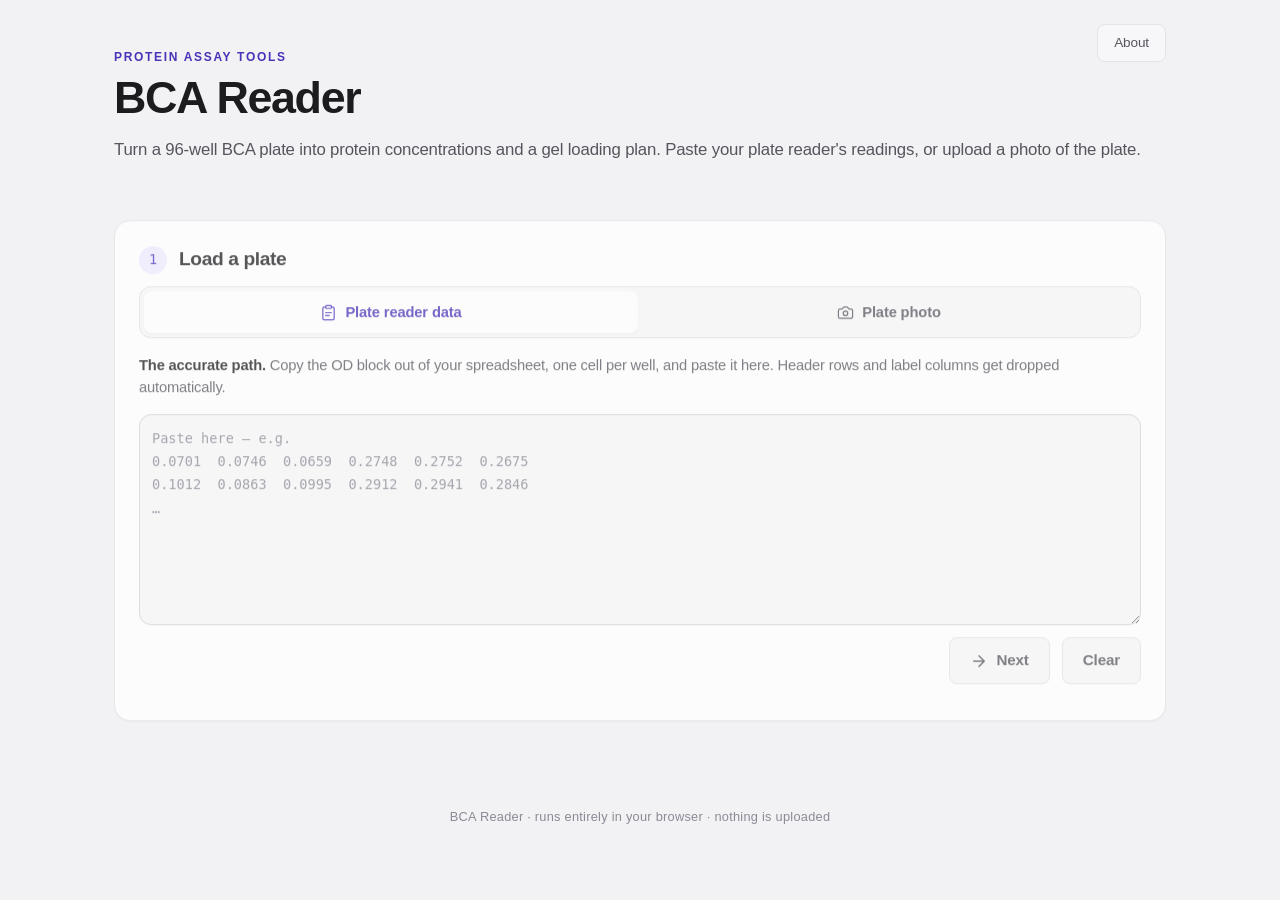
<file: index.html>
<!DOCTYPE html>
<html lang="en">
<head>
  <meta charset="UTF-8" />
  <title>BCA Reader</title>
  <meta http-equiv="refresh" content="0; url=./bca-reader/" />
  <link rel="canonical" href="./bca-reader/" />
</head>
<body>
  <p>Redirecting to the <a href="./bca-reader/">BCA Reader</a>…</p>
</body>
</html>
</file>
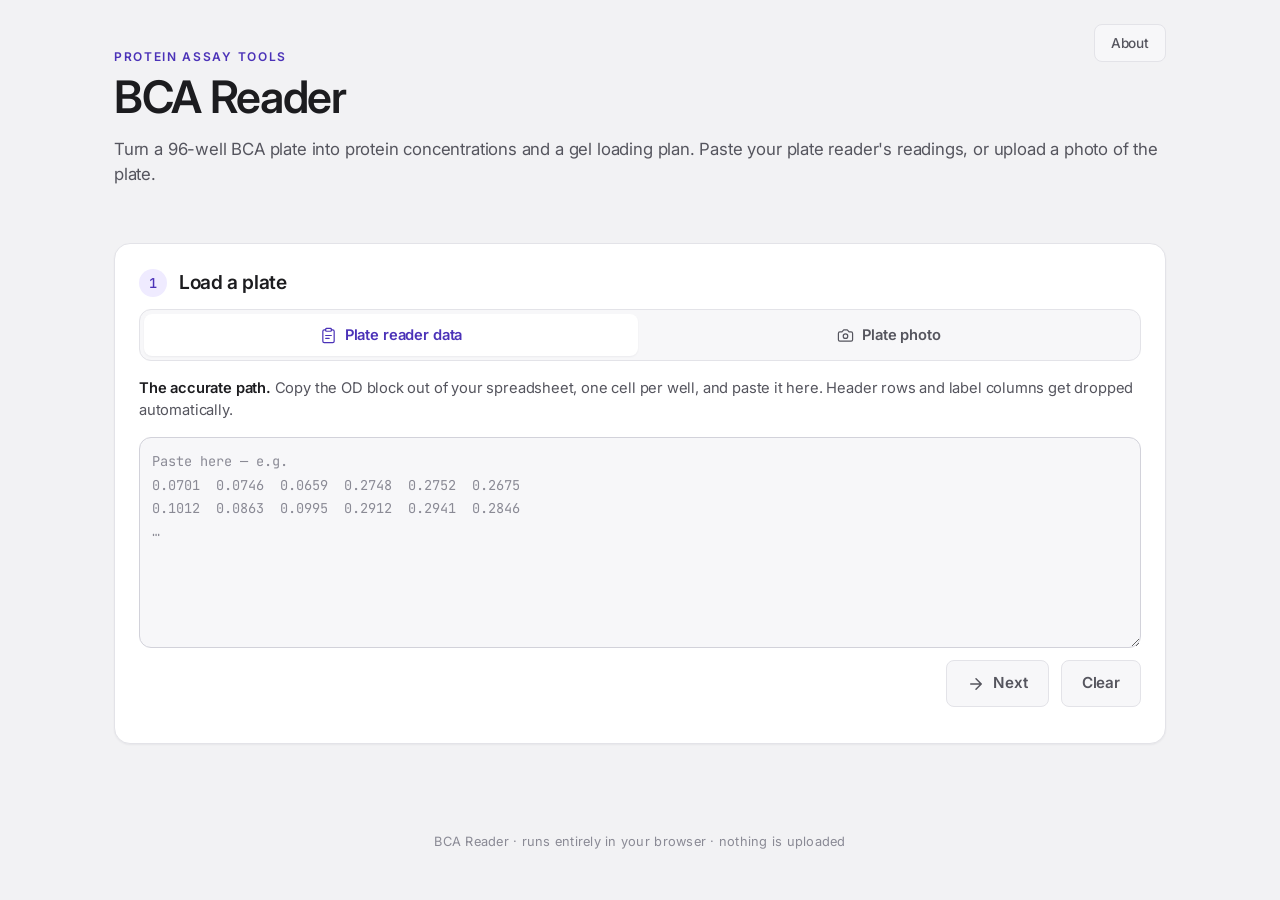
<file: bca-reader/index.html>
<!DOCTYPE html>
<html lang="en">
<head>
  <meta charset="UTF-8" />
  <meta name="viewport" content="width=device-width, initial-scale=1.0" />
  <!-- Color-measurement instrument: light theme is the documented exception to
       dark-mode default (ADR 0002). Chrome must stay neutral around the photo. -->
  <meta name="color-scheme" content="light" />
  <title>BCA Reader — protein assay → gel loading plan</title>

  <!-- Without these the link pastes into Slack/email as a bare URL with no
       preview, which reads as somebody's abandoned side project. The og: tags
       are what make it unfurl with a title and a line of description.
       Keep og:url absolute — a relative one silently does not unfurl. -->
  <meta name="description" content="Paste your plate reader's readings, get protein concentrations and a gel loading plan. Free, runs entirely in your browser, nothing is uploaded." />
  <meta property="og:type" content="website" />
  <meta property="og:title" content="BCA Reader" />
  <meta property="og:description" content="Turn a 96-well BCA plate into protein concentrations and a gel loading plan. Free, runs in your browser, nothing is uploaded." />
  <meta property="og:url" content="https://leo-li0922.github.io/bca-reader/bca-reader/" />
  <meta name="twitter:card" content="summary" />

  <!-- Two typefaces only. Inter for everything; JetBrains Mono is reserved for
       numerals that get read as data (concentrations, R², CV%, µg/mL).
       Space Grotesk is gone (ADR 0002). -->
  <link rel="preconnect" href="https://fonts.googleapis.com" />
  <link rel="preconnect" href="https://fonts.gstatic.com" crossorigin />
  <link
    href="https://fonts.googleapis.com/css2?family=Inter:wght@400;500;600&family=JetBrains+Mono:wght@400;500&display=swap"
    rel="stylesheet"
  />

  <link rel="stylesheet" href="styles.css" />
</head>
<body>
  <!-- Keyboard users can jump straight to the workflow -->
  <a class="skip-link" href="#workflow">Skip to the reader</a>

  <!-- ===== Header ===== -->
  <header class="app-header">
    <!-- This read "Mobile Blot" until 2026-07-16 — the project's old name, from
         when the premise was photographing a plate with a phone. It promised a
         phone app to every visitor of what is a desktop web app whose default
         input is a block of numbers pasted out of a spreadsheet. The project has
         since been renamed to match this page rather than the other way round. -->
    <p class="app-eyebrow">Protein assay tools</p>
    <h1 class="app-title">BCA Reader</h1>
    <p class="app-tagline">
      Turn a 96-well BCA plate into protein concentrations and a gel loading plan.
      Paste your plate reader's readings, or upload a photo of the plate.
    </p>
    <!-- One button, not a nav bar. There are two pages; a nav would be furniture.
         It is a button rather than a line of prose because it is navigation, and
         navigation should look clickable and stay out of the reading path. -->
    <a class="btn btn-secondary header-about" href="./about.html">About</a>
  </header>

  <main id="workflow">

    <!-- ===== Step 1: Load a plate =====
         TWO SOURCES, ONE WIZARD. A photo needs its pixels sampled; a plate reader
         has already done the measuring and its OD *is* the signal. Both end at a
         well carrying a `signal`, so Steps 3–8 are shared and know nothing about
         which path ran. The ONLY thing the photo path adds is Step 2's corner
         marking — a pasted grid has no parallax, so row 3 / column 4 simply IS
         well C4 and the corners step collapses to a confirmation.
         See core/import.js and CONTEXT.md → "the OD path". -->
    <section class="card" id="loadCard">
      <div class="step-head">
        <h2><span class="step-num">1</span> Load a plate</h2>
        <!-- Shown only once a plate is loaded; the step collapses to this line. -->
        <div class="step-summary" id="loadSummary" hidden>
          <span class="step-file" id="loadedName"></span>
          <button class="step-x" id="clearPhotoBtn" type="button" aria-label="Remove this plate and load a different one">×</button>
        </div>
      </div>
      <div class="step-body">

        <!-- PLATE READER DATA IS THE DEFAULT (2026-07-16), and the order here is
             the recommendation: the first tab is the one to use. That is not a
             preference, it is what the data says. The OD path carries the
             INSTRUMENT's accuracy; the photo path reads ~5% high against the
             corrected truth with one sample off 14% on a lighting gradient, and
             will stay that way until the hardware light box exists.
             CONTEXT.md → "RESOLVED 2026-07-16". Revisit this order when the light
             box lands and the photo path has been re-measured. -->
        <div class="source-tabs" role="tablist" aria-label="Where the readings come from">
          <button class="source-tab is-active" id="tabPaste" type="button" role="tab" aria-selected="true" aria-controls="panelPaste">
            <svg class="ic" viewBox="0 0 24 24" aria-hidden="true"><rect x="8" y="2" width="8" height="4" rx="1"/><path d="M16 4h2a2 2 0 0 1 2 2v14a2 2 0 0 1-2 2H6a2 2 0 0 1-2-2V6a2 2 0 0 1 2-2h2"/><path d="M8 12h8M8 16h5"/></svg>
            Plate reader data
          </button>
          <button class="source-tab" id="tabPhoto" type="button" role="tab" aria-selected="false" aria-controls="panelPhoto">
            <svg class="ic" viewBox="0 0 24 24" aria-hidden="true"><path d="M14.5 4h-5L7 7H4a2 2 0 0 0-2 2v9a2 2 0 0 0 2 2h16a2 2 0 0 0 2-2V9a2 2 0 0 0-2-2h-3l-2.5-3z"/><circle cx="12" cy="13" r="3.2"/></svg>
            Plate photo
          </button>
        </div>

        <!-- The paste path. Deliberately a paste and not a file drop: a real
             instrument workbook holds the raw export, a hand-built analysis block
             and a chart on one sheet, so reading a file means GUESSING which
             rectangle is the plate — and a wrong guess is silent. Your selection
             is the answer. See core/import.js. -->
        <div id="panelPaste" role="tabpanel" aria-labelledby="tabPaste">
          <p class="hint">
            <strong>The accurate path.</strong> Copy the OD block out of your
            spreadsheet, one cell per well, and paste it here. Header rows and
            label columns get dropped automatically.
          </p>
          <textarea
            id="pasteBox"
            class="paste-box"
            rows="8"
            spellcheck="false"
            aria-label="Paste plate reader OD readings"
            placeholder="Paste here — e.g.&#10;0.0701&#9;0.0746&#9;0.0659&#9;0.2748&#9;0.2752&#9;0.2675&#10;0.1012&#9;0.0863&#9;0.0995&#9;0.2912&#9;0.2941&#9;0.2846&#10;…"
          ></textarea>
          <div class="row actions">
            <!-- Always says "Next"; only its WEIGHT changes. Ships secondary
                 because that is what an untouched page shows, and syncPasteBtn()
                 promotes it to the primary purple the moment the box has
                 content. Arrow, not a tick: this button advances the wizard, so
                 it carries the same glyph as Step 7's "Plan gel loading". -->
            <button class="btn btn-secondary" id="pasteBtn" type="button">
              <svg class="ic" viewBox="0 0 24 24" aria-hidden="true"><path d="M5 12h14M12 5l7 7-7 7"/></svg>
              Next
            </button>
            <button class="btn btn-secondary" id="pasteClearBtn" type="button">Clear</button>
          </div>
          <p class="status" id="pasteStatus" role="status" hidden></p>
        </div>

        <div id="panelPhoto" role="tabpanel" aria-labelledby="tabPhoto" hidden>
          <!-- Says the quiet part out loud BEFORE the drop area, not under it: a
               caveat below the control is a caveat you read after you have
               already dropped the file. Mirrors the paste panel, where the hint
               also leads. -->
          <p class="hint">
            <strong>Less accurate.</strong> Reads about 5% high, and uneven
            lighting can throw a single well further still. Use the plate reader
            data when you have it.
          </p>
          <label class="dropzone" id="dropzone">
            <input type="file" id="fileInput" accept="image/*" hidden />
            <svg class="dropzone-ic" viewBox="0 0 24 24" aria-hidden="true"><path d="M14.5 4h-5L7 7H4a2 2 0 0 0-2 2v9a2 2 0 0 0 2 2h16a2 2 0 0 0 2-2V9a2 2 0 0 0-2-2h-3l-2.5-3z"/><circle cx="12" cy="13" r="3.2"/></svg>
            <span class="dropzone-title">Drop a plate photo here</span>
            <span class="dropzone-sub">or click to choose. JPEG or PNG, shot flat-on under even light.</span>
          </label>
          <p class="status" id="fileStatus" role="status" hidden></p>
        </div>
      </div>
    </section>

    <!-- ===== Steps 2–5: the tagging wizard =====
         Each step is its own card with the SAME layout. There is only ONE plate
         canvas (#plateCanvas); app.js MOVES it into the active step's .stage slot,
         so the plate is integrated into every step without duplicating it. When a
         step is finished it collapses to a green-check confirmation, and app.js
         scrolls the active step to the same spot each time so the plate stays put
         on screen. Every step's markup is deliberately parallel. -->

    <!-- Step 2: Confirm the grid. The canvas starts in this slot. -->
    <section class="card step-card" id="gridCard" hidden>
      <div class="step-head" id="gridHead">
        <h2><span class="step-num">2</span> Confirm the grid (exclude outliers)</h2>
        <div class="step-summary"><span class="step-file" id="gridSummaryText"></span></div>
      </div>
      <div class="step-body">
        <p class="verdict" id="gridVerdict">
          <span class="flag flag-ok"><i></i>Grid</span>
          <span class="verdict-text"></span>
        </p>
        <div class="stage stage-plate" id="gridSlot">
          <canvas id="plateCanvas" class="stage-canvas"></canvas>
        </div>
        <div class="row actions">
          <span class="status" id="cornerStatus" hidden>0 / 4 corners</span>
          <!-- Step 2's escape hatch, and it escapes from different things on the
               two paths. PHOTO: "Re-mark corners", shown once there is a corner
               to undo. OD: there are no corners, so the only thing to undo is
               the paste itself and it becomes "Back" to Step 1. app.js's
               updateResetBtn() owns the swap; this markup is the photo case. -->
          <button class="btn btn-secondary" id="resetCornersBtn" data-nav="corners" type="button" hidden>
            <svg class="ic" id="resetBtnIcon" viewBox="0 0 24 24" aria-hidden="true"><path d="M3 12a9 9 0 1 0 3-6.7L3 8"/><path d="M3 3v5h5"/></svg>
            <span id="resetBtnLabel">Re-mark corners</span>
          </button>
          <!-- Shown only once the grid is placed (app.js). data-nav = target phase. -->
          <button class="btn" id="confirmGridBtn" data-nav="blanks" hidden>
            <svg class="ic" viewBox="0 0 24 24" aria-hidden="true"><path d="M20 6 9 17l-5-5"/></svg>
            <span id="fwdLabel">Looks right</span>
          </button>
        </div>
      </div>
    </section>

    <!-- Step 3: Mark the blanks -->
    <section class="card step-card" id="blanksCard" hidden>
      <div class="step-head">
        <h2><span class="step-num">3</span> Mark the blanks</h2>
        <div class="step-summary"><span class="step-file" id="blanksSummaryText"></span></div>
      </div>
      <div class="step-body">
        <!-- app.js rewrites this: amber until at least one blank is tagged. -->
        <p class="verdict is-setup" id="blanksVerdict">
          <span class="flag flag-caution"><i></i>No blanks yet</span>
          <span class="verdict-text">Click every blank (zero-protein) well — these set the baseline.</span>
        </p>
        <div class="stage stage-plate" id="blanksSlot"></div>
        <div class="row actions">
          <button class="btn btn-secondary" data-nav="review">
            <svg class="ic" viewBox="0 0 24 24" aria-hidden="true"><path d="M19 12H5M12 19l-7-7 7-7"/></svg>
            Back
          </button>
          <button class="btn" data-nav="standards">
            <svg class="ic" viewBox="0 0 24 24" aria-hidden="true"><path d="M20 6 9 17l-5-5"/></svg>
            Looks right
          </button>
        </div>
      </div>
    </section>

    <!-- Step 4: Choose the ladder (the standard dilution series) -->
    <section class="card step-card" id="ladderCard" hidden>
      <div class="step-head">
        <h2><span class="step-num">4</span> Choose the ladder</h2>
        <div class="step-summary"><span class="step-file" id="ladderSummaryText"></span></div>
      </div>
      <div class="step-body">
        <!-- app.js rewrites this: amber until at least one rung is tagged. -->
        <p class="verdict is-setup" id="ladderVerdict">
          <span class="flag flag-caution"><i></i>No ladder yet</span>
          <span class="verdict-text">Set a concentration, then click each standard well for it. Change the value for every rung of the dilution series.</span>
        </p>
        <div class="stage stage-plate" id="ladderSlot"></div>
        <!-- One concentration per plate row, built by app.js from whatever ladder
             wells you selected. Wells sharing a row are treated as replicates.
             Prefilled with the standard BSA series (0 … 2000 µg/mL). -->
        <div class="row-fields" id="ladderRows" hidden></div>
        <div class="row actions">
          <button class="btn btn-secondary" data-nav="blanks">
            <svg class="ic" viewBox="0 0 24 24" aria-hidden="true"><path d="M19 12H5M12 19l-7-7 7-7"/></svg>
            Back
          </button>
          <button class="btn" data-nav="samples">
            <svg class="ic" viewBox="0 0 24 24" aria-hidden="true"><path d="M20 6 9 17l-5-5"/></svg>
            Looks right
          </button>
        </div>
      </div>
    </section>

    <!-- Step 5: Choose the samples -->
    <section class="card step-card" id="samplesCard" hidden>
      <div class="step-head">
        <h2><span class="step-num">5</span> Choose the samples</h2>
        <!-- Wells per sample, side by side. It belongs in the HEAD, not the field
             list: it governs how EVERY row splits, so it is a property of the
             step rather than of any one sample. It also has to be reachable
             before the rows make sense — if the count is wrong, the list below is
             the wrong list. Static markup, not rendered by app.js, so its
             listener binds once instead of on every re-render.
             Hidden when the step collapses; the summary takes this slot. -->
        <div class="step-tool" id="replicatesTool">
          <label class="step-tool-label" for="replicatesInput">Replicates</label>
          <input
            class="step-tool-input"
            type="number"
            id="replicatesInput"
            min="1" max="12" step="1"
            aria-label="Wells per sample, side by side"
            title="Wells per sample, side by side. Raise it if one row holds more than one sample."
          />
        </div>
        <div class="step-summary"><span class="step-file" id="samplesSummaryText"></span></div>
      </div>
      <div class="step-body">
        <!-- app.js rewrites this: amber until at least one sample is tagged. -->
        <p class="verdict is-setup" id="samplesVerdict">
          <span class="flag flag-caution"><i></i>No samples yet</span>
          <span class="verdict-text">Drag a box around your sample wells, then name each group below. Wells side by side are replicates — if a row holds two samples, set Replicates to match.</span>
        </p>
        <div class="stage stage-plate" id="samplesSlot"></div>
        <!-- One name per BLOCK OF REPLICATES, built by app.js from whatever sample
             wells you selected. Wells side by side within a block are replicates
             of that unknown (triplicates on a standard plate).
             NOT one per row: a row holds more than one sample as soon as a plate
             needs a second block of columns (12 samples = cols 4-6 rows A-H, then
             cols 7-9 rows A-D). The blocks are adjacent, so the split cannot be
             detected — hence the Replicates field. See core/plate.js. -->
        <div class="row-fields" id="sampleRows" hidden></div>
        <div class="row actions">
          <button class="btn btn-secondary" data-nav="standards">
            <svg class="ic" viewBox="0 0 24 24" aria-hidden="true"><path d="M19 12H5M12 19l-7-7 7-7"/></svg>
            Back
          </button>
          <button class="btn" data-nav="check">
            <svg class="ic" viewBox="0 0 24 24" aria-hidden="true"><path d="M20 6 9 17l-5-5"/></svg>
            Looks right
          </button>
        </div>
      </div>
    </section>

    <!-- Step 6: Review & edit — the last look before reading the plate. Lists
         every part with an Edit jump back into that step; app.js builds the list. -->
    <section class="card step-card" id="reviewCard" hidden>
      <div class="step-head">
        <h2><span class="step-num">6</span> Review &amp; edit</h2>
        <div class="step-summary"><span class="step-file" id="reviewSummaryText"></span></div>
      </div>
      <div class="step-body">
        <p class="verdict is-setup" id="reviewVerdict">
          <span class="flag flag-caution"><i></i>Not ready</span>
          <span class="verdict-text">Check each part below.</span>
        </p>
        <div class="stage stage-plate" id="reviewSlot"></div>
        <div class="row-fields" id="reviewParts"></div>
        <div class="row actions">
          <button class="btn btn-secondary" data-nav="samples">
            <svg class="ic" viewBox="0 0 24 24" aria-hidden="true"><path d="M19 12H5M12 19l-7-7 7-7"/></svg>
            Back
          </button>
          <button class="btn" data-nav="compute">
            <svg class="ic" viewBox="0 0 24 24" aria-hidden="true"><path d="M20 6 9 17l-5-5"/></svg>
            Looks right
          </button>
        </div>
      </div>
    </section>

    <!-- Hidden utility: signal channel + curve fit are read by compute. Defaults
         are correct (green channel, 4PL), so they are not shown in the flow. -->
    <div hidden>
      <select id="channelSelect">
        <option value="g" selected>green</option>
        <option value="bg">bg</option>
        <option value="sat">sat</option>
      </select>
      <select id="fitMode">
        <option value="4pl" selected>4pl</option>
        <option value="linear">linear</option>
        <option value="quad">quad</option>
      </select>
    </div>

    <!-- ===== Step 7: Results ===== -->
    <section class="card step-card" id="resultsCard" hidden>
      <div class="step-head">
        <h2><span class="step-num">7</span> Results</h2>
        <div class="step-summary"><span class="step-file" id="resultsSummaryText"></span></div>
      </div>
      <div class="step-body">

      <!-- Trust warning. Amber, never red: a flagged read is not an error, it is
           a read that needs a human. app.js fills this. -->
      <div class="warn" id="warnings" role="alert" hidden></div>

      <div class="results-grid">
        <!-- Color-critical: the curve reads as color, so it sits on a neutral
             stage too. -->
        <section class="stage stage-plot">
          <div class="plot-head">
            <h3 class="stage-h">Standard curve</h3>
          </div>
          <canvas id="plotCanvas" class="stage-canvas" width="360" height="280" aria-label="Standard curve: signal against concentration"></canvas>
          <p class="fit-line" id="fitLine"></p>
          <!-- What each rung actually measured. A rung reading far from what the
               curve predicts is the tell that the grid is sampling the wrong
               pixels — the numbers the plot alone hides. app.js fills this. -->
          <div class="table-scroll">
            <table class="results" id="ladderTable">
              <thead>
                <tr>
                  <th scope="col">Rung</th>
                  <th scope="col" class="ta-r">n</th>
                  <th scope="col" class="ta-r">Signal</th>
                  <th scope="col" class="ta-r">Fit</th>
                  <th scope="col" class="ta-r">CV%</th>
                </tr>
              </thead>
              <tbody></tbody>
            </table>
          </div>
        </section>

        <div class="table-block">
          <h3 class="table-h">Samples</h3>
          <div class="table-scroll">
            <!-- FROZEN thead label "Conc. (µg/mL)": never CSS-uppercase it, or
                 the micro sign µ maps onto Greek capital Mu and misreports the
                 unit 1000x. -->
            <table class="results" id="resultsTable">
              <thead>
                <tr>
                  <th scope="col">Sample</th>
                  <th scope="col" class="ta-r">n</th>
                  <th scope="col" class="ta-r">Signal</th>
                  <th scope="col" class="ta-r">Conc. (µg/mL)</th>
                  <th scope="col">Status</th>
                </tr>
              </thead>
              <tbody></tbody>
            </table>
          </div>
          <button class="btn btn-secondary" id="csvBtn">
            <svg class="ic" viewBox="0 0 24 24" aria-hidden="true"><path d="M21 15v4a2 2 0 0 1-2 2H5a2 2 0 0 1-2-2v-4"/><polyline points="7 10 12 15 17 10"/><line x1="12" y1="15" x2="12" y2="3"/></svg>
            Download CSV
          </button>
        </div>
      </div>

      <div class="row actions">
        <button class="btn btn-secondary" data-nav="check">
          <svg class="ic" viewBox="0 0 24 24" aria-hidden="true"><path d="M19 12H5M12 19l-7-7 7-7"/></svg>
          Back to review
        </button>
        <button class="btn" id="planBtn">
          <svg class="ic" viewBox="0 0 24 24" aria-hidden="true"><path d="M5 12h14M12 5l7 7-7 7"/></svg>
          Plan gel loading
        </button>
      </div>

      <!-- Rewritten per source by app.js: a photo's accuracy is about lighting,
           an instrument read's is not, and pointing the reader's suspicion at the
           wrong thing is worse than saying nothing. -->
      <p class="hint disclaimer" id="resultsDisclaimer">
        Educational tool. Accuracy depends on even lighting and a flat, glare-free
        photo. Always shoot your standards in the same photo as your samples, and
        re-shoot standards every run: curves do not carry across lighting.
      </p>
      </div><!-- /step-body -->
    </section>

    <!-- ===== Step 8: Gel loading plan =====
         Step 7 says how much protein is there. This says what to pipette. Kept a
         SEPARATE step, not a section of Results, because it is a different kind
         of thing: Results is a measurement, this is a protocol built on top of
         it, with its own inputs. Modelled on a real lab's WB prep sheet — see
         core/loading.js for the cell-by-cell derivation. -->
    <section class="card step-card" id="loadingCard" hidden>
      <div class="step-head">
        <h2><span class="step-num">8</span> Gel loading plan</h2>
        <div class="step-summary"><span class="step-file" id="loadingSummaryText"></span></div>
      </div>
      <div class="step-body">

        <p class="hint">
          Equal protein mass in every lane. Enter your prep below and the table
          gives you the µL to pipette per tube.
        </p>

        <!-- The protocol inputs. Every one is a number the source sheet had
             hard-coded; here they are editable and the plan recomputes live. -->
        <div class="row-fields" id="loadingInputs">

          <div class="row-field">
            <label class="row-field-label" for="dilutionFactor">Dilution</label>
            <input class="row-input" type="number" id="dilutionFactor" min="0.01" step="1" value="1" />
            <span class="hint-inline" id="dilutionHint"></span>
          </div>

          <div class="row-field">
            <label class="row-field-label" for="targetMass">Target</label>
            <input class="row-input" type="number" id="targetMass" min="1" step="5" value="225" />
            <span class="hint-inline">µg of protein per tube.</span>
          </div>

          <div class="row-field">
            <label class="row-field-label" for="finalVolume">Final vol</label>
            <input class="row-input" type="number" id="finalVolume" min="1" step="10" value="120" />
            <span class="hint-inline">µL in the tube once dye is in.</span>
          </div>

          <div class="row-field">
            <label class="row-field-label" for="dyeX">Dye</label>
            <select class="row-input" id="dyeX">
              <option value="2">2x Laemmli</option>
              <option value="4" selected>4x Laemmli</option>
              <option value="6">6x Laemmli</option>
            </select>
            <span class="hint-inline" id="dyeHint"></span>
          </div>

          <div class="row-field">
            <label class="row-field-label" for="loadPerLane">Per lane</label>
            <input class="row-input" type="number" id="loadPerLane" min="1" step="1" value="18" />
            <span class="hint-inline">µL pipetted into each gel well.</span>
          </div>

        </div>

        <!-- What every tube gets, regardless of sample. A property of the
             protocol, so it sits outside the table. -->
        <p class="verdict is-found" id="loadingVerdict">
          <span class="flag flag-ok"><i></i>Plan ready</span>
          <span class="verdict-text" id="loadingHeadline"></span>
        </p>

        <!-- Amber, never red. Same rule as Step 7. -->
        <div class="warnings" id="loadingWarnings" role="alert" hidden></div>

        <div class="table-block">
          <h3 class="table-h">Per tube</h3>
          <div class="table-scroll">
            <!-- FROZEN thead labels: never CSS-uppercase the µ, or the micro
                 sign maps onto Greek capital Mu and misreports the unit 1000x.
                 Same trap as Step 7's table. -->
            <table class="results" id="loadingTable">
              <thead>
                <tr>
                  <th scope="col">Sample</th>
                  <th scope="col" class="ta-r">Read (µg/mL)</th>
                  <th scope="col" class="ta-r">Stock (µg/mL)</th>
                  <th scope="col" class="ta-r">Sample (µL)</th>
                  <th scope="col" class="ta-r">Lysis buffer (µL)</th>
                  <th scope="col" class="ta-r">Dye (µL)</th>
                  <th scope="col">Status</th>
                </tr>
              </thead>
              <tbody></tbody>
            </table>
          </div>
          <button class="btn btn-secondary" id="planCsvBtn">
            <svg class="ic" viewBox="0 0 24 24" aria-hidden="true"><path d="M21 15v4a2 2 0 0 1-2 2H5a2 2 0 0 1-2-2v-4"/><polyline points="7 10 12 15 17 10"/><line x1="12" y1="15" x2="12" y2="3"/></svg>
            Download plan CSV
          </button>
        </div>

        <div class="row actions">
          <button class="btn btn-secondary" id="planBackBtn">
            <svg class="ic" viewBox="0 0 24 24" aria-hidden="true"><path d="M19 12H5M12 19l-7-7 7-7"/></svg>
            Back to results
          </button>
        </div>

        <p class="hint disclaimer">
          Mix in the order shown: sample, then lysis buffer, then dye. These
          volumes are only as good as the photo they came from — a read that is
          10% off puts 10% of the wrong mass in the lane, which is the one thing
          equal-mass loading exists to prevent. Check the µL against your own
          numbers before you trust a gel to them.
        </p>
      </div><!-- /step-body -->
    </section>
  </main>

  <footer class="app-footer">
    <p>BCA Reader · runs entirely in your browser · nothing is uploaded</p>
  </footer>

  <!-- type="module" so app.js can import the shared core in ../core/.
       This means the page MUST be served over http (python3 -m http.server),
       never opened as a file:// URL. See docs/adr/0001-extract-math-core.md.
       DO NOT change this tag. -->
  <script type="module" src="app.js"></script>
</body>
</html>
</file>
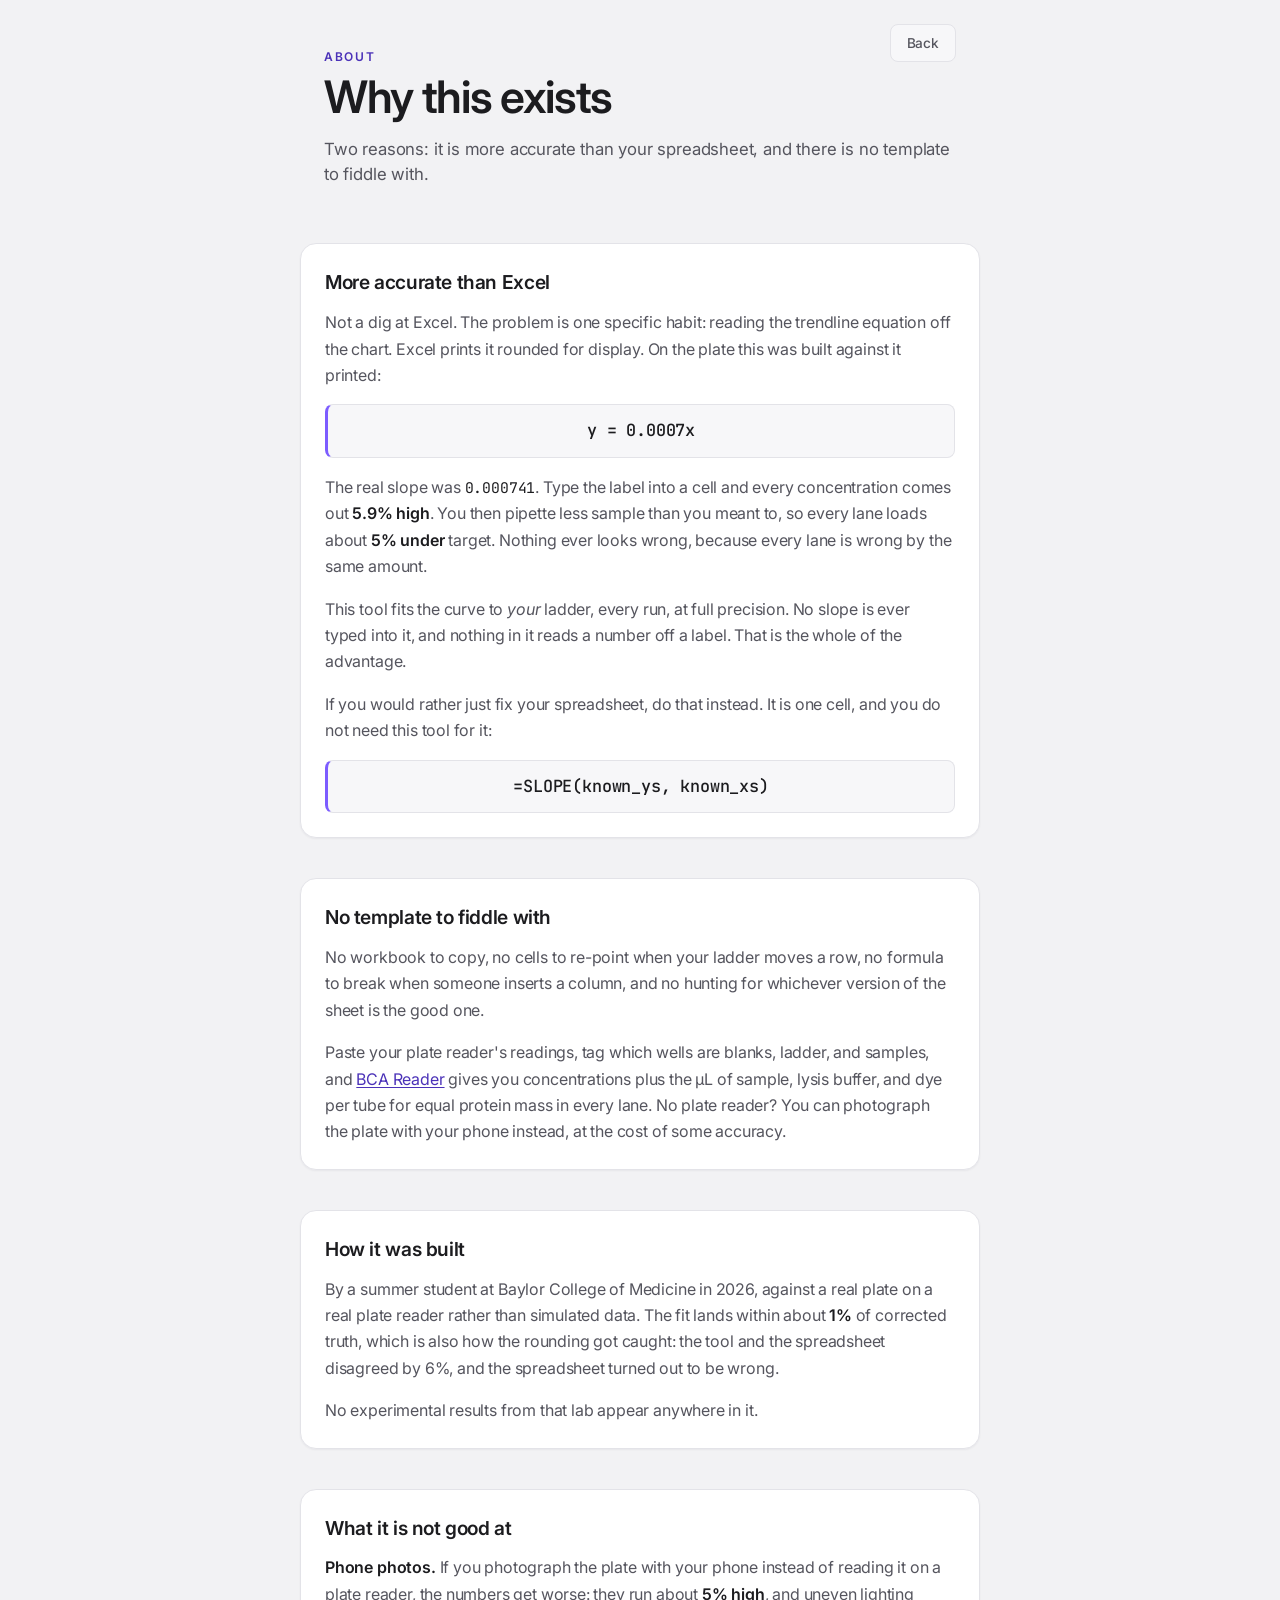
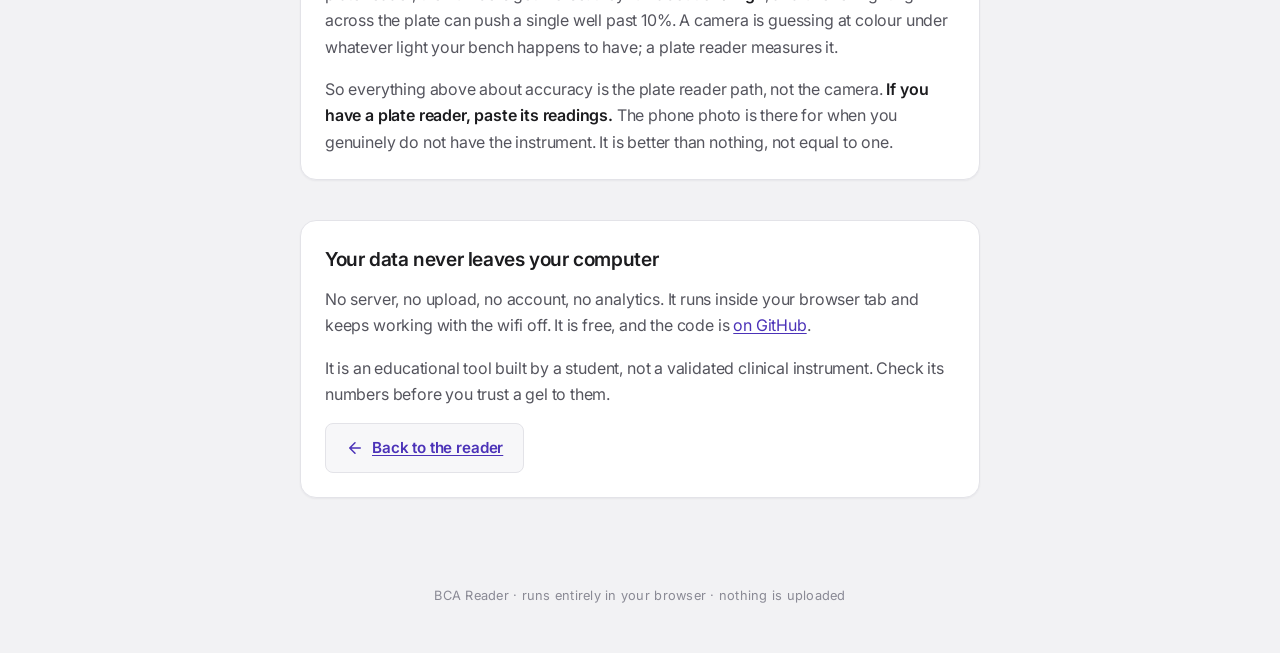
<file: bca-reader/about.html>
<!DOCTYPE html>
<html lang="en">
<head>
  <meta charset="UTF-8" />
  <meta name="viewport" content="width=device-width, initial-scale=1.0" />
  <!-- Same light-theme exception as the app (ADR 0002): this is a colour
       measurement instrument and its chrome stays neutral. -->
  <meta name="color-scheme" content="light" />
  <title>About BCA Reader</title>

  <meta name="description" content="More accurate than a spreadsheet, with no template to fiddle with. Paste your plate reader's readings and get protein concentrations and a gel loading plan. Free, runs in your browser." />

  <meta property="og:type" content="website" />
  <meta property="og:title" content="About BCA Reader" />
  <meta property="og:description" content="More accurate than a spreadsheet, with no template to fiddle with. Excel's trendline label is rounded: divide by it and every concentration reads 5.9% high." />
  <meta property="og:url" content="https://leo-li0922.github.io/bca-reader/bca-reader/about.html" />
  <meta name="twitter:card" content="summary" />

  <link rel="preconnect" href="https://fonts.googleapis.com" />
  <link rel="preconnect" href="https://fonts.gstatic.com" crossorigin />
  <link
    href="https://fonts.googleapis.com/css2?family=Inter:wght@400;500;600&family=JetBrains+Mono:wght@400;500&display=swap"
    rel="stylesheet"
  />

  <link rel="stylesheet" href="styles.css" />
</head>
<body>
  <a class="skip-link" href="#about">Skip to the article</a>

  <!-- `about-header` narrows this to the prose column's own measure. Without it
       the header spans the full page width while the .prose cards sit centred at
       68ch, so the title starts ~190px left of the text it introduces and the
       corner button floats off the side of the article. -->
  <header class="app-header about-header">
    <p class="app-eyebrow">About</p>
    <h1 class="app-title">Why this exists</h1>
    <p class="app-tagline">
      Two reasons: it is more accurate than your spreadsheet, and there is no
      template to fiddle with.
    </p>
    <!-- Mirrors the reader's own top-right About button, so the two pages point
         at each other from the same corner. -->
    <a class="btn btn-secondary header-about" href="./">Back</a>
  </header>

  <main id="about">

    <!-- ===== Lead 1: accuracy =====
         The Excel finding is the EVIDENCE for the accuracy claim, not a war
         story. It earns the headline: it is specific, checkable, and true
         whether or not the reader ever uses the app. Do not bury it and do not
         let it become the subject of the page. -->
    <article class="card prose">
      <h2>More accurate than Excel</h2>

      <p>
        Not a dig at Excel. The problem is one specific habit: reading the
        trendline equation off the chart. Excel prints it rounded for display. On
        the plate this was built against it printed:
      </p>

      <p class="prose-callout">
        <span class="mono">y = 0.0007x</span>
      </p>

      <p>
        The real slope was <span class="mono">0.000741</span>. Type the label
        into a cell and every concentration comes out <strong>5.9% high</strong>.
        You then pipette less sample than you meant to, so every lane loads about
        <strong>5% under</strong> target. Nothing ever looks wrong, because every
        lane is wrong by the same amount.
      </p>

      <p>
        This tool fits the curve to <em>your</em> ladder, every run, at full
        precision. No slope is ever typed into it, and nothing in it reads a
        number off a label. That is the whole of the advantage.
      </p>

      <p>
        If you would rather just fix your spreadsheet, do that instead. It is one
        cell, and you do not need this tool for it:
      </p>

      <p class="prose-callout">
        <span class="mono">=SLOPE(known_ys, known_xs)</span>
      </p>
    </article>

    <!-- ===== Lead 2: no templates ===== -->
    <article class="card prose">
      <h2>No template to fiddle with</h2>

      <p>
        No workbook to copy, no cells to re-point when your ladder moves a row,
        no formula to break when someone inserts a column, and no hunting for
        whichever version of the sheet is the good one.
      </p>

      <p>
        Paste your plate reader's readings, tag which wells are blanks, ladder,
        and samples, and <a href="./">BCA Reader</a> gives you concentrations
        plus the µL of sample, lysis buffer, and dye per tube for equal protein
        mass in every lane. No plate reader? You can photograph the plate with
        your phone instead, at the cost of some accuracy.
      </p>
    </article>

    <article class="card prose">
      <h2>How it was built</h2>

      <p>
        By a summer student at Baylor College of Medicine in 2026, against a real
        plate on a real plate reader rather than simulated data. The fit lands
        within about <strong>1%</strong> of corrected truth, which is also how
        the rounding got caught: the tool and the spreadsheet disagreed by 6%,
        and the spreadsheet turned out to be wrong.
      </p>

      <p>No experimental results from that lab appear anywhere in it.</p>
    </article>

    <!-- Honest limits. This section is the reason to trust the rest of the page.
         Never soften it and never quote "4.5%" (CONTEXT.md → RESOLVED
         2026-07-16: that figure was the distance to an inflated target, and two
         errors cancelling). -->
    <article class="card prose">
      <h2>What it is not good at</h2>

      <p>
        <strong>Phone photos.</strong> If you photograph the plate with your
        phone instead of reading it on a plate reader, the numbers get worse:
        they run about <strong>5% high</strong>, and uneven lighting across the
        plate can push a single well past 10%. A camera is guessing at colour
        under whatever light your bench happens to have; a plate reader measures
        it.
      </p>

      <p>
        So everything above about accuracy is the plate reader path, not the
        camera. <strong>If you have a plate reader, paste its readings.</strong>
        The phone photo is there for when you genuinely do not have the
        instrument. It is better than nothing, not equal to one.
      </p>
    </article>

    <article class="card prose">
      <h2>Your data never leaves your computer</h2>

      <p>
        No server, no upload, no account, no analytics. It runs inside your
        browser tab and keeps working with the wifi off. It is free, and the code
        is <a href="https://github.com/leo-li0922/bca-reader">on GitHub</a>.
      </p>

      <p>
        It is an educational tool built by a student, not a validated clinical
        instrument. Check its numbers before you trust a gel to them.
      </p>

      <p class="prose-back">
        <a class="btn btn-secondary" href="./">
          <svg class="ic" viewBox="0 0 24 24" aria-hidden="true"><path d="M19 12H5M12 19l-7-7 7-7"/></svg>
          Back to the reader
        </a>
      </p>
    </article>

  </main>

  <footer class="app-footer">
    <p>BCA Reader · runs entirely in your browser · nothing is uploaded</p>
  </footer>
</body>
</html>
</file>
<file: bca-reader/styles.css>
/* ============================================================================
   BCA Reader — desktop stylesheet (light theme, on purpose)

   This is the shipping desktop app restyled into the phone-mockup's VISUAL
   LANGUAGE while dropping every phone ERGONOMIC (no 430px column, no 44px
   touch targets, no sticky thumb-arc action bar, no 100dvh, no safe-area
   insets, no phone frame). See docs/adr/0002-desktop-adopts-phone-design-
   language.md and design/desktop-restyle-contract.md.

   LIGHT THEME OVERRIDES the project's usual dark-mode default because this is
   a colour-measurement instrument: a dark chrome around a plate photo biases
   how a human judges that photo's colour.

   SCIENCE CONSTRAINT — the `--stage` token (#e8e8ec): every colour-critical
   surface (the plate canvas #plateCanvas, the well swatches, the standard-
   curve plot #plotCanvas) sits on neutral gray/white and is NEVER tinted
   purple. Purple (--brand) is confined to chrome, actions, and the standard
   well role. This is non-negotiable.
   ========================================================================= */

/* ---------------------------------------------------------------- tokens -- */
/* Ported wholesale from design/phone-mockup/styles.css. Only the phone-only
   `--actionbar-h` token was dropped (there is no sticky action bar here). */
:root {
  /* Surfaces. Warm-neutral, never pure white, never pure black. */
  --bg:          #f2f2f4;   /* the app behind the cards */
  --surface:     #ffffff;   /* cards */
  --surface-2:   #f7f7f9;   /* inset rows, tray */
  --stage:       #e8e8ec;   /* NEUTRAL: only ever behind colour-critical art */
  --line:        #e3e3e8;
  --line-strong: #d2d2da;

  /* Ink */
  --ink:      #1c1c1f;      /* never #000: pure black vibrates */
  --ink-2:    #55555e;
  --ink-3:    #8a8a95;

  /* One accent. Purple is earned, not decoration: the BCA assay literally
     turns purple as protein rises. It is the product's own colour. */
  --brand:       #7c5cff;
  --brand-press: #6347e0;
  --brand-soft:  #efebff;
  --brand-ink:   #4b32b8;   /* purple that passes 4.5:1 on white */

  /* Semantic states. Soft tint background + saturated same-hue text.
     Warnings are AMBER (--caution), never red: a flagged read is not an
     error, it is a read that needs a human. */
  --ok:        #166534;
  --ok-soft:   #dcfce7;
  --caution:   #92400e;     /* amber, NOT red */
  --caution-soft: #fef3c7;
  --caution-line: #f0c675;

  /* Well roles. Same three colours the real app already uses. */
  --w-blank:    #7dd3fc;
  --w-standard: #7c5cff;
  --w-sample:   #4ade80;
  --w-unused:   #b9b9c4;

  /* Type. Inter for body; JetBrains Mono reserved for numerals a scientist
     reads as data. Space Grotesk is gone. */
  --font: "Inter", -apple-system, BlinkMacSystemFont, "Segoe UI", sans-serif;
  --mono: "JetBrains Mono", ui-monospace, SFMono-Regular, Menlo, monospace;

  /* 4/8pt spacing scale */
  --s1: 4px;  --s2: 8px;  --s3: 12px; --s4: 16px;
  --s5: 24px; --s6: 32px; --s7: 48px; --s8: 64px;

  --r-sm: 8px; --r: 12px; --r-lg: 16px; --r-xl: 22px; --r-pill: 999px;

  --shadow-1: 0 1px 2px rgba(20, 20, 30, 0.05);
  --shadow-2: 0 6px 20px rgba(20, 20, 30, 0.08);

  --t-fast: 140ms;
  --t: 200ms;
  --ease-out: cubic-bezier(0.2, 0, 0, 1);
  --ease-in:  cubic-bezier(0.4, 0, 1, 1);

  /* Desktop layout: a comfortable centred column, NOT a phone width. */
  --page-max: 1100px;
}

/* ------------------------------------------------------------- baseline -- */
*, *::before, *::after { box-sizing: border-box; }

html { -webkit-text-size-adjust: 100%; scroll-behavior: smooth; }

body {
  margin: 0;
  background: var(--bg);
  color: var(--ink);
  font-family: var(--font);
  font-size: 16px;
  line-height: 1.5;
  -webkit-font-smoothing: antialiased;
  letter-spacing: -0.011em;
}

h1, h2, h3, p, ul, figure { margin: 0; }
button, input, select { font: inherit; color: inherit; }

/* Numerals that get read as data: mono + tabular so columns never dance.
   Applied ONLY to numeric surfaces (concentrations, R², CV%, µg/mL cells,
   the fit-line equation), never to prose or table headers. */
.num {
  font-family: var(--mono);
  font-variant-numeric: tabular-nums;
  letter-spacing: -0.02em;
}

.icon, .ic {
  width: 18px; height: 18px; flex: 0 0 auto;
  fill: none; stroke: currentColor; stroke-width: 2;
  stroke-linecap: round; stroke-linejoin: round;
}

/* Screen-reader-only + skip link */
.sr-only {
  position: absolute; width: 1px; height: 1px; padding: 0; margin: -1px;
  overflow: hidden; clip: rect(0 0 0 0); white-space: nowrap; border: 0;
}
.skip-link {
  position: absolute; left: -999px; top: var(--s2);
  z-index: 100;
  background: var(--ink); color: #fff;
  padding: var(--s2) var(--s3); border-radius: var(--r-sm);
  font-weight: 600;
}
.skip-link:focus { left: var(--s3); }

/* Focus rings are load-bearing accessibility. Never remove them. */
:focus-visible {
  outline: 2.5px solid var(--brand);
  outline-offset: 2px;
  border-radius: var(--r-sm);
}

.ta-r { text-align: right; }

/* ------------------------------------------------------------- layout ---- */
/* One centred column on a comfortable desktop max-width. No phone frame. */
main {
  max-width: var(--page-max);
  margin: 0 auto;
  padding: var(--s6) var(--s5) var(--s8);
  display: flex;
  flex-direction: column;
  gap: var(--s4);
}

/* ---------------------------------------------------------- site header -- */
/* The animated SVG hero is gone (ADR 0002 / contract). What remains is a
   plain, honest product title. Styled defensively in case the HTML agent
   keeps a lightweight header block. */
.site-header, .app-header {
  max-width: var(--page-max);
  margin: 0 auto;
  padding: var(--s7) var(--s5) var(--s5);
  text-align: left;
}
.eyebrow, .app-eyebrow {
  margin: 0 0 var(--s2);
  font-size: 12px; font-weight: 600;
  letter-spacing: 0.14em; text-transform: uppercase;
  color: var(--brand-ink);
}
.site-header h1, .app-header .app-title {
  margin: 0;
  font-size: clamp(2rem, 4vw, 2.8rem);
  font-weight: 600;
  line-height: 1.05;
  letter-spacing: -0.03em;
  color: var(--ink);
}
/* No measure cap. The header is already the column: on the app it is the page
   width its cards use, on About it is the 68ch prose column. A second, narrower
   cap on top of that only wraps the line short of an edge it should reach. */
.tagline, .app-tagline {
  margin: var(--s4) 0 0;
  font-size: 1.05rem;
  color: var(--ink-2);
}
.chips {
  display: flex; flex-wrap: wrap; gap: var(--s2);
  list-style: none; margin: var(--s5) 0 0; padding: 0;
}
.chip {
  font-size: 0.82rem; font-weight: 500;
  color: var(--brand-ink);
  background: var(--brand-soft);
  border: 1px solid var(--line);
  border-radius: var(--r-pill);
  padding: 6px 14px;
}

/* --------------------------------------------------------------- cards --- */
/* The stepped flow. Each step is a card in one vertical column. */
.card {
  background: var(--surface);
  border: 1px solid var(--line);
  border-radius: var(--r-lg);
  padding: var(--s5);
  box-shadow: var(--shadow-1);
  /* Breathing room where a snap-to-top LANDS, without moving the card in the
     layout — that is exactly what scroll-margin-top is for, and why this is not
     a margin. Every "Looks right" calls scrollIntoView({block:"start"}), which
     otherwise parks the card flush against the viewport edge with the step
     heading jammed into it.
     Set on .card, not on one step: the wizard's rule is that every step lands in
     the SAME on-screen spot (CONTEXT.md), so offsetting one card would be the
     thing that breaks it. */
  scroll-margin-top: var(--s5);
}

@media (prefers-reduced-motion: no-preference) {
  .card { animation: rise var(--t) var(--ease-out) both; }
  @keyframes rise { from { opacity: 0; transform: translateY(8px); } }
}

.card h2 {
  margin: 0 0 var(--s3);
  font-size: 1.2rem; font-weight: 600; letter-spacing: -0.02em;
  display: flex; align-items: center; gap: var(--s3);
}
.card h3 {
  margin: 0 0 var(--s3);
  font-size: 0.95rem; font-weight: 600; color: var(--ink);
}

/* The step number pip. Purple as chrome — fine, it backs no colour judgement. */
.step-num {
  display: inline-grid; place-items: center;
  width: 28px; height: 28px; flex: 0 0 auto;
  border-radius: 50%;
  background: var(--brand-soft);
  color: var(--brand-ink);
  font-family: var(--mono);
  font-size: 0.85rem; font-weight: 500;
}

/* -------------------------------------------------------- text & rows ---- */
/* Same reasoning as .app-tagline: the card is the measure. A 70ch cap inside a
   card that is already narrower than the page just stops the line short of the
   card's own edge. */
.hint {
  color: var(--ink-2);
  font-size: 0.92rem;
  margin: 0 0 var(--s4);
}
.hint strong { color: var(--ink); font-weight: 600; }
.hint-inline { color: var(--ink-3); font-size: 0.85rem; }

.disclaimer {
  margin: var(--s5) 0 0;
  border-top: 1px solid var(--line);
  padding-top: var(--s4);
  font-size: 0.82rem; line-height: 1.55;
  color: var(--ink-3);
  /* Overrides .hint's 70ch measure so the rule and the text run the full width
     of the card rather than stopping short. */
  max-width: none;
}

.row {
  display: flex; flex-wrap: wrap;
  gap: var(--s3); align-items: center;
  margin: var(--s3) 0;
}
/* Step navigation sits at the bottom-right, so "Looks right" lands in the
   easy-to-click corner with Back just beside it. */
.row.actions { justify-content: flex-end; }

/* Status text (e.g. #fileStatus, #cornerStatus). Numerals inside read as
   data, so mono + tabular. */
.status {
  color: var(--ink-2);
  font-family: var(--mono);
  font-variant-numeric: tabular-nums;
  font-size: 0.85rem;
}
/* A file that could not be read is amber (caution), never mistakable for a
   normal "loaded" confirmation. */
.status.status-error,
.status.is-error {
  color: var(--caution);
  font-family: var(--font);
  font-weight: 600;
  max-width: 60ch;
  line-height: 1.5;
}

/* ------------------------------------------------------------- buttons --- */
.btn {
  display: inline-flex; align-items: center; justify-content: center;
  gap: var(--s2);
  padding: 11px 20px;
  border: 0; border-radius: var(--r-sm);
  background: var(--brand); color: #fff;
  font-size: 0.95rem; font-weight: 600; letter-spacing: -0.01em;
  cursor: pointer;
  box-shadow: var(--shadow-1);
  transition: background var(--t-fast) var(--ease-out),
              transform var(--t-fast) var(--ease-out),
              box-shadow var(--t-fast) var(--ease-out);
}
.btn:hover { background: var(--brand-press); }
.btn:active { transform: scale(0.98); background: var(--brand-press); }

/* A file-input <label> styled as a button gets the same affordance. */
label.btn { cursor: pointer; }

.btn-secondary {
  background: var(--surface-2);
  color: var(--ink-2);
  border: 1px solid var(--line);
  box-shadow: none;
}
.btn-secondary:hover { background: var(--line); color: var(--ink); }
.btn-secondary:active { transform: scale(0.98); background: var(--line); }

/* In-place feedback instead of a toast: app.js swaps the button's own label
   and (optionally) toggles a state class. The feedback lands where the finger
   already is. Export CSV becomes "Exported.", etc. */
.btn.is-done, .btn-secondary.is-done {
  background: var(--ok-soft);
  color: var(--ok);
  border-color: transparent;
}
.btn.is-busy, .btn-secondary.is-busy {
  opacity: 0.7; pointer-events: none;
}
.btn:disabled, .btn-secondary:disabled {
  opacity: 0.5; cursor: not-allowed; transform: none;
}

/* -------------------------------------------------------- inputs/select -- */
label {
  font-size: 0.92rem; color: var(--ink);
  display: inline-flex; align-items: center; gap: var(--s2); flex-wrap: wrap;
}

input[type="number"],
input[type="text"],
select {
  min-height: 42px;
  padding: 0 var(--s3);
  background: var(--surface);
  color: var(--ink);
  border: 1.5px solid var(--line-strong);
  border-radius: var(--r-sm);
  font-family: var(--font);
  font-size: 0.95rem;
}
/* A numeric field IS data: mono + tabular. */
input[type="number"] {
  font-family: var(--mono);
  font-variant-numeric: tabular-nums;
  max-width: 140px;
}
input:focus-visible, select:focus-visible {
  border-color: var(--brand);
  outline: 2.5px solid var(--brand);
  outline-offset: 0;
}

.brush-input { align-items: center; }

/* --------------------------------------------------------- the stage ----- */
/* SCIENCE CONSTRAINT. The plate photo is colour-critical, so its surround is
   a fixed neutral gray. No purple wash, no gradient, nothing that could bias
   the eye judging a purple well. */
.canvas-wrap, .stage {
  width: 100%;
  overflow: auto;
  background: var(--stage);
  border: 1px solid var(--line-strong);
  border-radius: var(--r);
  padding: var(--s3);
}
#plateCanvas {
  display: block;
  max-width: 100%;
  height: auto;
  margin: 0 auto;
  border-radius: var(--r-sm);
  cursor: crosshair;
}

/* --------------------------------------------------------- stepped flow -- */
/* A completed step collapses to a one-line confirmation header: green check +
   title on the left, a summary (e.g. the filename) + delete X on the right.
   The next step is scrolled to the top of the viewport by app.js. */
.step-head {
  display: flex; align-items: center; gap: var(--s3);
  justify-content: space-between;
}
.step-head h2 { margin: 0; }
/* A hair of breathing room between the step heading and its body, so the grid
   step's verdict banner doesn't touch the step number. */
.step-body { margin-top: var(--s3); }
.step-summary { display: flex; align-items: center; gap: var(--s3); min-width: 0; }

/* A control that lives in a step's HEAD, right-aligned opposite the heading —
   for a setting that governs the WHOLE step rather than one of its rows. Mirror
   of .step-summary: that shows only when collapsed, this only when active, and
   they share the slot. */
.step-tool { display: flex; align-items: center; gap: var(--s2); flex: 0 0 auto; }
.card.is-done .step-tool { display: none; }
.step-tool-label {
  font-size: 0.85rem; font-weight: 600; color: var(--ink-2);
  white-space: nowrap;
}
.step-tool-input {
  width: 58px; min-height: 34px;
  padding: 0 var(--s2);
  background: var(--surface);
  color: var(--ink);
  border: 1.5px solid var(--line-strong);
  border-radius: var(--r-sm);
  font-family: var(--mono); font-variant-numeric: tabular-nums;
  font-size: 0.9rem; text-align: center;
  transition: border-color var(--t-fast) var(--ease-out);
}
.step-tool-input:hover { border-color: var(--brand); }
.step-tool-input:focus {
  border-color: var(--brand);
  outline: 2.5px solid var(--brand); outline-offset: 2px;
}
.card:not(.is-done) .step-summary { display: none; }  /* summary only when collapsed */
.step-file {
  font-family: var(--mono); font-variant-numeric: tabular-nums;
  font-size: 0.88rem; color: var(--ink-2);
  max-width: 42ch; overflow: hidden; text-overflow: ellipsis; white-space: nowrap;
}
.step-x {
  display: inline-grid; place-items: center;
  width: 28px; height: 28px; flex: 0 0 auto;
  border-radius: 50%;
  border: 1px solid var(--line-strong);
  background: var(--surface); color: var(--ink-2);
  font-size: 1.25rem; line-height: 1; cursor: pointer;
  transition: background var(--t-fast) var(--ease-out),
              color var(--t-fast) var(--ease-out),
              border-color var(--t-fast) var(--ease-out);
}
.step-x:hover {
  background: var(--caution-soft); color: var(--caution);
  border-color: var(--caution-line);
}

/* Collapsed state: hide the body, tighten the card, turn the step number into a
   green check so a glance up the page reads as "these are done". */
.card.is-done .step-body { display: none; }
.card.is-done { padding-top: var(--s4); padding-bottom: var(--s4); }
.card.is-done .step-num { background: var(--ok-soft); color: var(--ok); font-size: 0; }
.card.is-done .step-num::after { content: "✓"; font-size: 0.95rem; font-family: var(--font); }
/* A collapsed grid step invites a click to reopen (Load uses its X instead). */
.card.is-done #gridHead { cursor: pointer; }

/* A subtle but noticeable transition when the workspace advances a phase: the
   card rings briefly in brand purple, the step badge pops, and the banner slides
   in. Zeroed automatically under prefers-reduced-motion (motion tokens). */
@keyframes phase-ring {
  0%   { box-shadow: var(--shadow-1), 0 0 0 0 rgba(124, 92, 255, 0); }
  35%  { box-shadow: var(--shadow-1), 0 0 0 3px rgba(124, 92, 255, 0.4); }
  100% { box-shadow: var(--shadow-1), 0 0 0 0 rgba(124, 92, 255, 0); }
}
@keyframes badge-pop {
  0% { transform: scale(1); } 45% { transform: scale(1.22); } 100% { transform: scale(1); }
}
.card.phase-flash { animation: phase-ring 650ms var(--ease-out); }
.card.phase-flash .step-num { animation: badge-pop 500ms var(--ease-out); }
.card.phase-flash .verdict { animation: tray-in 320ms var(--ease-out); }
@media (prefers-reduced-motion: reduce) {
  .card.phase-flash,
  .card.phase-flash .step-num,
  .card.phase-flash .verdict { animation: none; }
}

/* -------------------------------------------------------- group chip --- */
/* Ties a sample's name field to its wells on the plate. Two greens alternate
   per replicate group (app.js → SAMPLE_GREENS): a plate's groups form a grid,
   grids are 2-colourable, so a checkerboard makes every touching pair differ.
   Purely a pointer back to the plate — identity lives in the label next to it,
   never in this square. */
.group-chip {
  flex: 0 0 auto;
  width: 10px; height: 10px;
  border-radius: 3px;
  margin-right: calc(-1 * var(--s1));
}

/* -------------------------------------------------------- source tabs --- */
/* Step 1 has two ways in: photograph the plate, or paste what the plate reader
   already measured. Tabs and not two stacked panels, because they are genuinely
   exclusive — a plate arrives one way or the other, never both — and stacking
   them would imply you could do both and make Step 1 twice as tall.
   The active tab carries the brand purple; the rest stays quiet. */
.source-tabs {
  display: flex;
  gap: var(--s1);
  padding: var(--s1);
  margin-bottom: var(--s4);
  background: var(--surface-2);
  border: 1px solid var(--line);
  border-radius: var(--r);
}
.source-tab {
  flex: 1;
  display: inline-flex; align-items: center; justify-content: center;
  gap: var(--s2);
  padding: 10px var(--s3);
  border: 0; border-radius: var(--r-sm);
  background: transparent;
  color: var(--ink-2);
  font-family: var(--font);
  font-size: 0.92rem; font-weight: 600; letter-spacing: -0.01em;
  cursor: pointer;
  transition: background var(--t-fast) var(--ease-out),
              color var(--t-fast) var(--ease-out),
              box-shadow var(--t-fast) var(--ease-out);
}
.source-tab .ic {
  width: 17px; height: 17px;
  fill: none; stroke: currentColor; stroke-width: 1.7;
  stroke-linecap: round; stroke-linejoin: round;
}
.source-tab:hover { color: var(--ink); background: rgba(0, 0, 0, 0.03); }
.source-tab.is-active {
  background: var(--surface);
  color: var(--brand-ink);
  box-shadow: var(--shadow-1);
}
.source-tab:focus-visible {
  outline: 2.5px solid var(--brand);
  outline-offset: 2px;
}

/* --------------------------------------------------------- paste box --- */
/* Mono + tabular: what lands in here is a grid of numbers pulled off a
   spreadsheet, and it should look like the columns it came from. nowrap +
   overflow-x keeps a 12-column paste from soft-wrapping into visual nonsense
   that looks like it parsed wrong when it didn't. */
.paste-box {
  display: block;
  width: 100%;
  padding: var(--s3);
  background: var(--surface-2);
  border: 1px solid var(--line-strong);
  border-radius: var(--r);
  color: var(--ink);
  font-family: var(--mono);
  font-variant-numeric: tabular-nums;
  font-size: 0.85rem;
  line-height: 1.7;
  white-space: pre;
  overflow-x: auto;
  resize: vertical;
  transition: border-color var(--t-fast) var(--ease-out),
              background var(--t-fast) var(--ease-out);
}
.paste-box::placeholder { color: var(--ink-3); }
.paste-box:hover { border-color: var(--brand); }
.paste-box:focus {
  border-color: var(--brand);
  background: var(--surface);
  outline: 2.5px solid var(--brand);
  outline-offset: 2px;
}
/* A successful parse reports what it dropped and what it read. Green, quiet,
   and wrapping — it is prose about your data, not a number. */
.status.is-ok {
  color: var(--ok);
  font-family: var(--font);
  font-weight: 500;
  max-width: 70ch;
  line-height: 1.5;
}

/* ------------------------------------------------------------ dropzone --- */
/* The load step's focal point: a generous drag-and-drop target instead of a
   lone button in an empty card. Dashed border reads as "drop here"; it lights
   up on hover and while a file is dragged over it. */
.dropzone {
  display: flex; flex-direction: column; align-items: center; justify-content: center;
  gap: var(--s2);
  padding: var(--s8) var(--s5);
  text-align: center;
  background: var(--surface-2);
  border: 2px dashed var(--line-strong);
  border-radius: var(--r-lg);
  cursor: pointer;
  transition: border-color var(--t) var(--ease-out),
              background var(--t) var(--ease-out);
}
.dropzone:hover,
.dropzone.is-drag {
  border-color: var(--brand);
  background: var(--brand-soft);
}
.dropzone:focus-within {
  border-color: var(--brand);
  outline: 2.5px solid var(--brand);
  outline-offset: 2px;
}
.dropzone-ic {
  width: 44px; height: 44px;
  fill: none; stroke: var(--brand); stroke-width: 1.6;
  stroke-linecap: round; stroke-linejoin: round;
  margin-bottom: var(--s2);
}
.dropzone-title { font-size: 1.1rem; font-weight: 600; color: var(--ink); }
.dropzone-sub   { font-size: 0.9rem; color: var(--ink-3); max-width: 44ch; }

/* --------------------------------------------------------- row fields ---- */
/* One field per plate ROW, shared by the ladder (a concentration) and the
   samples (a name). Built by app.js from whatever wells you selected; wells
   sharing a row are replicates. */
.row-fields {
  display: flex; flex-direction: column; gap: var(--s2);
  margin: var(--s4) 0 0;
  padding: var(--s4);
  background: var(--surface-2);
  border: 1px solid var(--line);
  border-radius: var(--r-lg);
}
.row-fields[hidden] { display: none; }

/* ------------------------------------------------- sample fields: a plate --- */
/* The sample name fields are laid out AS THE PLATE IS: one grid column per block
   of columns on the plate, one grid row per plate row. So a plate with samples in
   columns 4-6 and 7-9 gets two columns of fields, and a block that stops at row D
   leaves the rest of its column empty — exactly like the wells above it.
   Set inline by app.js (grid-template-columns from the block count; each field
   placed at its own row/block), because the shape is the plate's, not the CSS's.
   A single-block plate resolves to one column: the old list, unchanged. */
.row-fields.is-plate {
  display: grid;
  gap: var(--s2) var(--s4);
  align-items: center;
}
/* Narrow columns cannot afford the well-count hint next to everything else; the
   chip and the A4-6 label already say which wells these are. It returns as the
   input's title. */
.row-fields.is-plate .row-field .hint-inline { display: none; }

/* ONE BOX PER SAMPLE: the wells it covers and the name you give them live inside
   the same border, because they are one thing. With the label floating outside a
   separately-bordered input, the NEXT field's label read as if it belonged to the
   PREVIOUS field's box — which is exactly the confusion these fields exist to
   prevent, since the whole point is knowing which wells a name applies to. */
.row-fields.is-plate .row-field {
  gap: var(--s2);
  min-height: 40px;
  padding: 0 var(--s2) 0 var(--s3);
  background: var(--surface);
  border: 1.5px solid var(--line-strong);
  border-radius: var(--r-sm);
  transition: border-color var(--t-fast) var(--ease-out);
}
.row-fields.is-plate .row-field:hover { border-color: var(--brand); }
/* The box takes the focus ring, since the box IS the control now. */
.row-fields.is-plate .row-field:focus-within {
  border-color: var(--brand);
  outline: 2.5px solid var(--brand);
  outline-offset: 2px;
}
/* flex: 0 0 auto — the well range must NEVER shrink. Flex items default to
   `0 1 auto`, so the label was shrinking below its text while `nowrap` kept the
   text from reflowing: the result was "A4" sliced in half by the divider. The
   input absorbs the squeeze instead (it has flex: 1 1 auto and min-width: 0),
   which is right — a name can scroll, a well range cannot be half-read. */
.row-fields.is-plate .row-field-label {
  flex: 0 0 auto;
  font-size: 0.82rem;
  color: var(--ink-2);
  min-width: 0;
  white-space: nowrap;
}
/* flex: 1 1 auto + width:auto. The base rule is `width: 150px; flex: 0 0 auto`,
   and overriding only the width left the input unable to SHRINK — so it sat at
   its cell's full width and shoved the label out the side. */
.row-fields.is-plate .row-input {
  flex: 1 1 auto;
  width: auto;
  min-width: 0;
  min-height: 36px;
  padding: 0 var(--s1);
  border: 0;
  border-left: 1px solid var(--line);
  border-radius: 0;
  background: transparent;
  /* Centred in its own half of the box: the name is the field's content, and
     left-aligning it against the divider made it read as part of the well range
     rather than as the thing you type. */
  text-align: center;
}
.row-fields.is-plate .row-input:focus { outline: none; }
/* A group with fewer wells than the replicate count is how a wrong count shows
   itself, and the text saying so is hidden in these narrow columns — so the field
   itself goes amber. Amber, never red: it is usually the last group on a plate
   and perfectly legitimate. The full sentence stays on the input's title. */
.row-fields.is-plate .row-field.is-short {
  border-color: var(--caution-line);
  background: var(--caution-soft);
}

/* Below this the two columns stop being readable and stack. */
@media (max-width: 720px) {
  .row-fields.is-plate { grid-template-columns: minmax(0, 1fr) !important; }
  .row-fields.is-plate .row-field { grid-column: 1 !important; grid-row: auto !important; }
}
.row-field {
  display: flex; align-items: center; gap: var(--s3);
}
.row-field-label {
  font-weight: 600; font-size: 0.9rem;
  min-width: 5.5ch;
}
.row-field .hint-inline { flex: 1 1 auto; }
.row-input {
  min-height: 38px;
  width: 150px; flex: 0 0 auto;
  padding: 0 var(--s3);
  background: var(--surface);
  color: var(--ink);
  border: 1.5px solid var(--line-strong);
  border-radius: var(--r-sm);
  font-family: var(--font);
  font-size: 0.95rem;
}
/* A concentration IS data: mono + tabular figures. */
.row-input.is-conc {
  font-family: var(--mono);
  font-variant-numeric: tabular-nums;
}
.row-input:focus-visible {
  border-color: var(--brand);
  outline: 2.5px solid var(--brand);
  outline-offset: 0;
}
/* An empty row is the thing standing between you and a curve — flag it amber. */
.row-input:placeholder-shown {
  border-color: var(--caution-line);
  background: var(--caution-soft);
}

/* ----------------------------------------------------------- brush bar --- */
.brush-bar {
  display: flex; flex-wrap: wrap;
  gap: var(--s2);
  margin: var(--s2) 0 var(--s4);
}
.brush {
  display: inline-flex; align-items: center; justify-content: center;
  gap: var(--s2);
  padding: 9px 16px;
  background: var(--surface);
  color: var(--ink-2);
  border: 1.5px solid var(--line);
  border-radius: var(--r-sm);
  font-size: 0.88rem; font-weight: 500;
  cursor: pointer;
  transition: border-color var(--t-fast) var(--ease-out),
              background var(--t-fast) var(--ease-out),
              color var(--t-fast) var(--ease-out);
}
.brush:hover { color: var(--ink); border-color: var(--line-strong); }
/* app.js may toggle either `.active` (current) or `.is-on` (mockup) — style
   both so the active brush always reads. */
.brush.active, .brush.is-on {
  border-color: var(--brand);
  background: var(--brand-soft);
  color: var(--ink);
  font-weight: 600;
}

/* Colour-key dots inside brush buttons. These mirror the canvas role colours.
   They are role LEGENDS (chrome), not a colour the user judges, so tinting is
   fine here. */
.brush-dot {
  width: 10px; height: 10px; border-radius: 50%; flex: 0 0 auto;
  border: 1px solid rgba(0, 0, 0, 0.12);
}
.dot-blank    { background: var(--w-blank); }
.dot-standard { background: var(--w-standard); }
.dot-sample   { background: var(--w-sample); }
.dot-clear    { background: transparent; border: 1.5px dashed var(--ink-3); }

/* ------------------------------------------------------- confirm-grid ---- */
/* The verdict banner (#gridVerdict): the happy path is read this, glance at
   the plate, click "Looks right". Green by default; brand purple once the
   user has adjusted (a change applies to this run only). */
#gridVerdict, .verdict {
  display: flex; align-items: center; gap: var(--s2);
  padding: var(--s3) var(--s4);
  background: var(--surface-2); color: var(--ink-2);
  border-radius: var(--r);
  font-size: 0.95rem;
  margin: 0 0 var(--s4);
}
#gridVerdict strong, .verdict strong { font-weight: 700; }
/* Banner colour tracks the flag so they never disagree: amber while setup is
   pending, green once the grid is placed, purple after a manual adjustment. */
#gridVerdict.is-setup, .verdict.is-setup {
  background: var(--caution-soft); color: var(--caution);
}
#gridVerdict.is-found, .verdict.is-found {
  background: var(--ok-soft); color: var(--ok);
}
#gridVerdict.is-adjusted, .verdict.is-adjusted {
  background: var(--brand-soft); color: var(--brand-ink);
}
/* A leading glyph so the verdict is not carried by colour alone. */
#gridVerdict .icon, .verdict .icon, #gridVerdict .ic, .verdict .ic { color: currentColor; }
.verdict-text { color: inherit; }

/* Primary "Looks right" advance button — inherits .btn. Kept as its own hook
   in case app.js styles it distinctly. */
#confirmGridBtn { /* inherits .btn */ }

/* The adjust tray: progressive disclosure. The controls exist but never tax
   the run where detection was already right.
   #adjustToggle = the clickable header; #adjustTray = the collapsible body
   (collapsed via the `hidden` attribute). */
#adjustToggle {
  display: flex; align-items: center; gap: var(--s3);
  width: 100%;
  padding: var(--s3) var(--s4);
  background: var(--surface-2);
  border: 1px solid var(--line);
  border-radius: var(--r-lg);
  color: var(--ink);
  font-size: 0.92rem; font-weight: 600;
  cursor: pointer; text-align: left;
  transition: background var(--t-fast) var(--ease-out);
}
#adjustToggle:hover { background: var(--line); }
/* Chevron (if the HTML agent includes one) rotates when the tray is open. */
#adjustToggle .chev,
#adjustToggle .icon-chev { margin-left: auto; transition: transform var(--t) var(--ease-out); }
#adjustToggle[aria-expanded="true"] .chev,
#adjustToggle[aria-expanded="true"] .icon-chev { transform: rotate(180deg); }

#adjustTray {
  margin-top: var(--s2);
  padding: var(--s4);
  background: var(--surface-2);
  border: 1px solid var(--line);
  border-radius: var(--r-lg);
  display: flex; flex-direction: column; gap: var(--s3);
}
#adjustTray[hidden] { display: none; }
@media (prefers-reduced-motion: no-preference) {
  #adjustTray:not([hidden]) { animation: tray-in var(--t) var(--ease-out) both; }
  @keyframes tray-in { from { opacity: 0; transform: translateY(-6px); } }
}

/* Nudge d-pad: small square buttons for shifting/resizing the whole grid. */
.nudge-controls { gap: var(--s2); }
.btn-nudge {
  min-width: 40px;
  padding: 8px 0;
  font-size: 1rem; font-weight: 600;
  font-variant-numeric: tabular-nums;
}

/* Tray sections (corner-marking, then tagging) stack inside #adjustTray; a hair
   of separation keeps the two groups legible. */
.tray-section + .tray-section {
  margin-top: var(--s2);
  padding-top: var(--s4);
  border-top: 1px solid var(--line);
}

/* --------------------------------------------------------- results grid -- */
/* Plot and table SIDE BY SIDE on desktop; they stack on narrow widths. */
.results-grid {
  display: grid;
  grid-template-columns: minmax(0, 1fr) minmax(0, 1fr);
  gap: var(--s5);
  align-items: start;
}
.plot-wrap, .table-wrap, .stage-plot, .table-block { min-width: 0; }

/* SCIENCE CONSTRAINT. The standard-curve plot is colour-critical: it sits on
   neutral white with a neutral border, NEVER a dark or tinted panel. (The old
   desktop build put it on #171c28 — that biased the read and is removed.) */
#plotCanvas {
  display: block;
  width: 100%;
  max-width: 100%;
  height: auto;
  background: var(--surface);
  border: 1px solid var(--line-strong);
  border-radius: var(--r);
}

/* The fit-line equation is numeric data → mono. */
.fit-line, #fitLine {
  font-family: var(--mono);
  font-variant-numeric: tabular-nums;
  font-size: 0.85rem;
  color: var(--ink-2);
  text-align: center;
  margin: var(--s3) 0 0;
}

/* --------------------------------------------------------- results table - */
.table-scroll { overflow-x: auto; }

/* Shared across BOTH result tables (#ladderTable and #resultsTable). These were
   once scoped to #resultsTable alone, which left the ladder table unstyled and
   collapsed to its text width. Style the CLASS; scope to an id only for what is
   genuinely one table's own. */
.results {
  width: 100%;
  border-collapse: collapse;
  font-size: 0.9rem;
}
.results th, .results td {
  padding: 10px 12px;
  text-align: left;
  white-space: nowrap;
}
/* Header row. DELIBERATELY NOT uppercased: CSS `text-transform: uppercase`
   maps the micro sign "µ" onto Greek capital Mu "Μ" (indistinguishable from
   Latin "M"), so "Conc. (µg/mL)" would silently read as milligrams — a 1000x
   lie. Units are case-sensitive; the phone mockup's uppercase thead rule was
   NOT ported for exactly this reason. */
.results thead th {
  font-size: 0.78rem; font-weight: 600;
  letter-spacing: 0.03em;
  color: var(--ink-3);
  border-bottom: 1px solid var(--line);
}
.results thead th.ta-r { text-align: right; }
/* A BODY cell opts into right-alignment with the SAME class its header uses, so
   a column cannot end up with a right-aligned title over left-aligned numbers
   (which is what happened to Step 8's table). Needs `.results td` specificity to
   beat the left-align default above; the bare `.ta-r` utility loses to it.
   Prefer this over nth-child alignment rules — those silently mis-target the
   moment a column is inserted. */
.results td.ta-r { text-align: right; }
/* Numerals a scientist reads as DATA are mono + tabular, per the UI identity in
   CONTEXT.md: proportional digits shimmy between rows and stop the eye trusting
   a column. Generalised here so any `.results` table gets it by tagging a cell,
   rather than each new table re-deriving its own nth-child list. */
.results td.num {
  font-family: var(--mono);
  font-variant-numeric: tabular-nums;
}

.results tbody tr + tr th,
.results tbody tr + tr td { border-top: 1px solid var(--line); }
.results tbody tr { transition: background var(--t-fast) var(--ease-out); }
.results tbody tr:hover { background: var(--surface-2); }

/* Mono + right-alignment for this table's numeric columns (2 n · 3 Signal ·
   4 Conc.) now come from the `ta-r num` classes app.js puts on the cells, via
   the general `.results td.ta-r` / `.results td.num` rules above — the same
   contract Step 8's table uses, so the two tables match and neither can drift
   from its own headers.
   The nth-child list that used to live here did the mono but not the alignment,
   which left right-aligned titles sitting over left-aligned numbers. */

/* The ladder table is numbers end to end — Rung is a concentration, not a label
   — so every column is mono. app.js emits bare <td>s, so the right-alignment of
   columns 2-5 lives here rather than on a class, matching their `.ta-r` heads.
   Equal column widths: five numeric columns of similar magnitude read as a grid
   only if the eye can trust the gaps, and `auto` layout would size them by their
   longest string instead. */
#ladderTable { table-layout: fixed; }
#ladderTable th, #ladderTable td {
  font-family: var(--mono);
  font-variant-numeric: tabular-nums;
  width: 20%;
}
#ladderTable thead th {
  font-family: var(--font);
}
#ladderTable td:nth-child(n+2) { text-align: right; }
/* Colour only: n and Signal are supporting numbers, dimmed so Conc. carries the
   row. The `text-align: center` that used to sit on n is deliberately gone — it
   was a considered choice, but it put a centred column under a right-aligned
   header and stopped Steps 7 and 8 matching. Alignment is the classes' job now. */
#resultsTable td:nth-child(2) { color: var(--ink-3); }
#resultsTable td:nth-child(3) { color: var(--ink-2); }
/* The concentration is the answer: green + heavy. */
#resultsTable td:nth-child(4), #resultsTable td .conc {
  color: var(--ok); font-weight: 700;
}
#resultsTable td:nth-child(5) { font-size: 0.85rem; }

/* A flagged row: amber wash + an inset left rule, so the flag survives even in
   greyscale. app.js may use `.row-flag` (current) or `.is-flagged` (mockup). */
#resultsTable tbody tr.row-flag,
#resultsTable tbody tr.is-flagged {
  background: color-mix(in srgb, var(--caution-soft) 55%, transparent);
}
#resultsTable tbody tr.row-flag:hover,
#resultsTable tbody tr.is-flagged:hover {
  background: color-mix(in srgb, var(--caution-soft) 70%, transparent);
}
#resultsTable tbody tr.row-flag td:first-child,
#resultsTable tbody tr.is-flagged td:first-child,
#resultsTable tbody tr.row-flag th:first-child,
#resultsTable tbody tr.is-flagged th:first-child {
  box-shadow: inset 3px 0 0 var(--caution-line);
}
#resultsTable tbody tr.row-flag td:nth-child(4),
#resultsTable tbody tr.is-flagged td:nth-child(4) { color: var(--caution); }

/* ------------------------------------------------------------ flag/pill -- */
/* Status never rides on colour alone: SHAPE + WORD + COLOUR. The caution flag
   carries a DIAMOND (a rotated square), so it survives greyscale and colour
   blindness. Style both the mockup `.flag` family and the current
   `.status-ok`/`.status-warn` spans defensively. */
.flag {
  display: inline-flex; align-items: center; gap: 5px;
  font-size: 0.78rem; font-weight: 600;
  padding: 3px var(--s2); border-radius: var(--r-pill);
}
.flag i {
  width: 6px; height: 6px; border-radius: 50%;
  background: currentColor; flex: none;
}
.flag-ok { background: var(--ok-soft); color: var(--ok); }
.flag-caution { background: var(--caution-soft); color: var(--caution); }
.flag-caution i { border-radius: 1px; transform: rotate(45deg); } /* diamond ≠ dot */

.status-ok { color: var(--ok); font-weight: 600; }
.status-warn { color: var(--caution); font-weight: 600; }

/* ------------------------------------------------------------ warnings --- */
/* Trust warnings (#warnings, role=alert). AMBER, never red: nothing failed, a
   human is needed. Flagged in three places for one issue (this panel, the row
   wash, the status flag). */
#warnings, .warnings {
  margin: 0 0 var(--s4);
  padding: var(--s3) var(--s4);
  background: var(--caution-soft);
  border: 1px solid var(--caution-line);
  border-left-width: 3px;
  border-radius: var(--r);
  color: var(--caution);
  font-size: 0.88rem;
  line-height: 1.5;
}
#warnings[hidden], .warnings[hidden] { display: none; }
#warnings strong, .warnings strong { color: var(--caution); font-weight: 700; }
#warnings ul, .warnings ul { margin: var(--s2) 0 0; padding-left: 1.2em; }
#warnings li, .warnings li { margin: 4px 0; }

/* -------------------------------------------------------------- footer --- */
.site-footer, .app-footer {
  max-width: var(--page-max);
  margin: 0 auto;
  padding: var(--s5) var(--s5) var(--s7);
  text-align: center;
}
.site-footer p, .app-footer p {
  margin: 0;
  font-size: 0.8rem;
  color: var(--ink-3);
  letter-spacing: 0.02em;
}

/* ------------------------------------------------------------- prose ----- */
/* about.html only. The app is a wizard (short labels, dense controls); the
   About page is an article, and article text needs a measure and a rhythm the
   wizard has no use for. Scoped under .prose so none of it can reach the app.
   Reuses .card for the container: an About section IS the same paper as a step. */
.prose {
  max-width: 68ch;
  margin-left: auto;
  margin-right: auto;
}
.prose + .prose { margin-top: var(--s5); }
.prose p {
  margin: var(--s4) 0 0;
  font-size: 1rem;
  line-height: 1.65;      /* looser than the app: this is read, not scanned */
  color: var(--ink-2);
}
.prose h2 + p { margin-top: var(--s3); }
.prose strong { color: var(--ink); font-weight: 600; }

/* Mono here is the SAME contract as everywhere else in this app: it marks a
   numeral a scientist reads as data. An equation qualifies; prose does not. */
.prose .mono {
  font-family: var(--mono);
  font-size: 0.92em;
  color: var(--ink);
}

/* A displayed equation. The rounded label is the whole point of the page, so
   it gets to sit on its own line and be looked at. */
.prose-callout {
  margin: var(--s4) 0 0;
  padding: var(--s3) var(--s4);
  background: var(--surface-2);
  border: 1px solid var(--line);
  border-left: 3px solid var(--brand);
  border-radius: var(--r-sm);
  text-align: center;
}
.prose-callout .mono { font-size: 1.05rem; font-weight: 500; }

.prose a {
  color: var(--brand-ink);   /* the 4.5:1 purple, not --brand */
  text-decoration: underline;
  text-underline-offset: 2px;
}
.prose a:hover { text-decoration-thickness: 2px; }

.prose-back { margin-top: var(--s5); }

/* The cross-link between the two pages, parked in the header's top-right
   corner. Absolute rather than a flex row so the title block keeps its existing
   rhythm and neither page's header markup has to be reshaped around it. The
   header's own top padding (--s7) is what it hangs in. */
.app-header { position: relative; }
/* The About page's header shares the prose column's measure so the title, the
   cards, and the corner button all line up on one column. The app's own header
   keeps the full page width, because its cards use it. */
.about-header { max-width: 68ch; }
.header-about {
  position: absolute;
  top: var(--s5);
  right: var(--s5);
  padding: var(--s2) var(--s4);
  font-size: 0.85rem;
  font-weight: 500;
  text-decoration: none;
}

/* ----------------------------------------------------------- responsive -- */
/* The results plot + table stack on narrow desktop widths; nothing ever
   scrolls the page horizontally. */
@media (max-width: 860px) {
  .results-grid { grid-template-columns: 1fr; }
}
@media (max-width: 620px) {
  main { padding: var(--s5) var(--s4) var(--s7); }
  .card { padding: var(--s4); }
  .site-header, .app-header { padding: var(--s5) var(--s4) var(--s4); }
  /* Follow the header's own shrunken padding, or the button drifts out of the
     corner it is supposed to be sitting in. */
  .header-about { top: var(--s4); right: var(--s4); }
  .brush { flex: 1 1 auto; }
}

/* ------------------------------------------------------- reduced motion -- */
/* Zero the motion tokens so the whole system goes still at once. */
@media (prefers-reduced-motion: reduce) {
  :root { --t-fast: 0.01ms; --t: 0.01ms; }
  *, *::before, *::after {
    animation-duration: 0.01ms !important;
    animation-iteration-count: 1 !important;
    transition-duration: 0.01ms !important;
    scroll-behavior: auto !important;
  }
}
</file>
